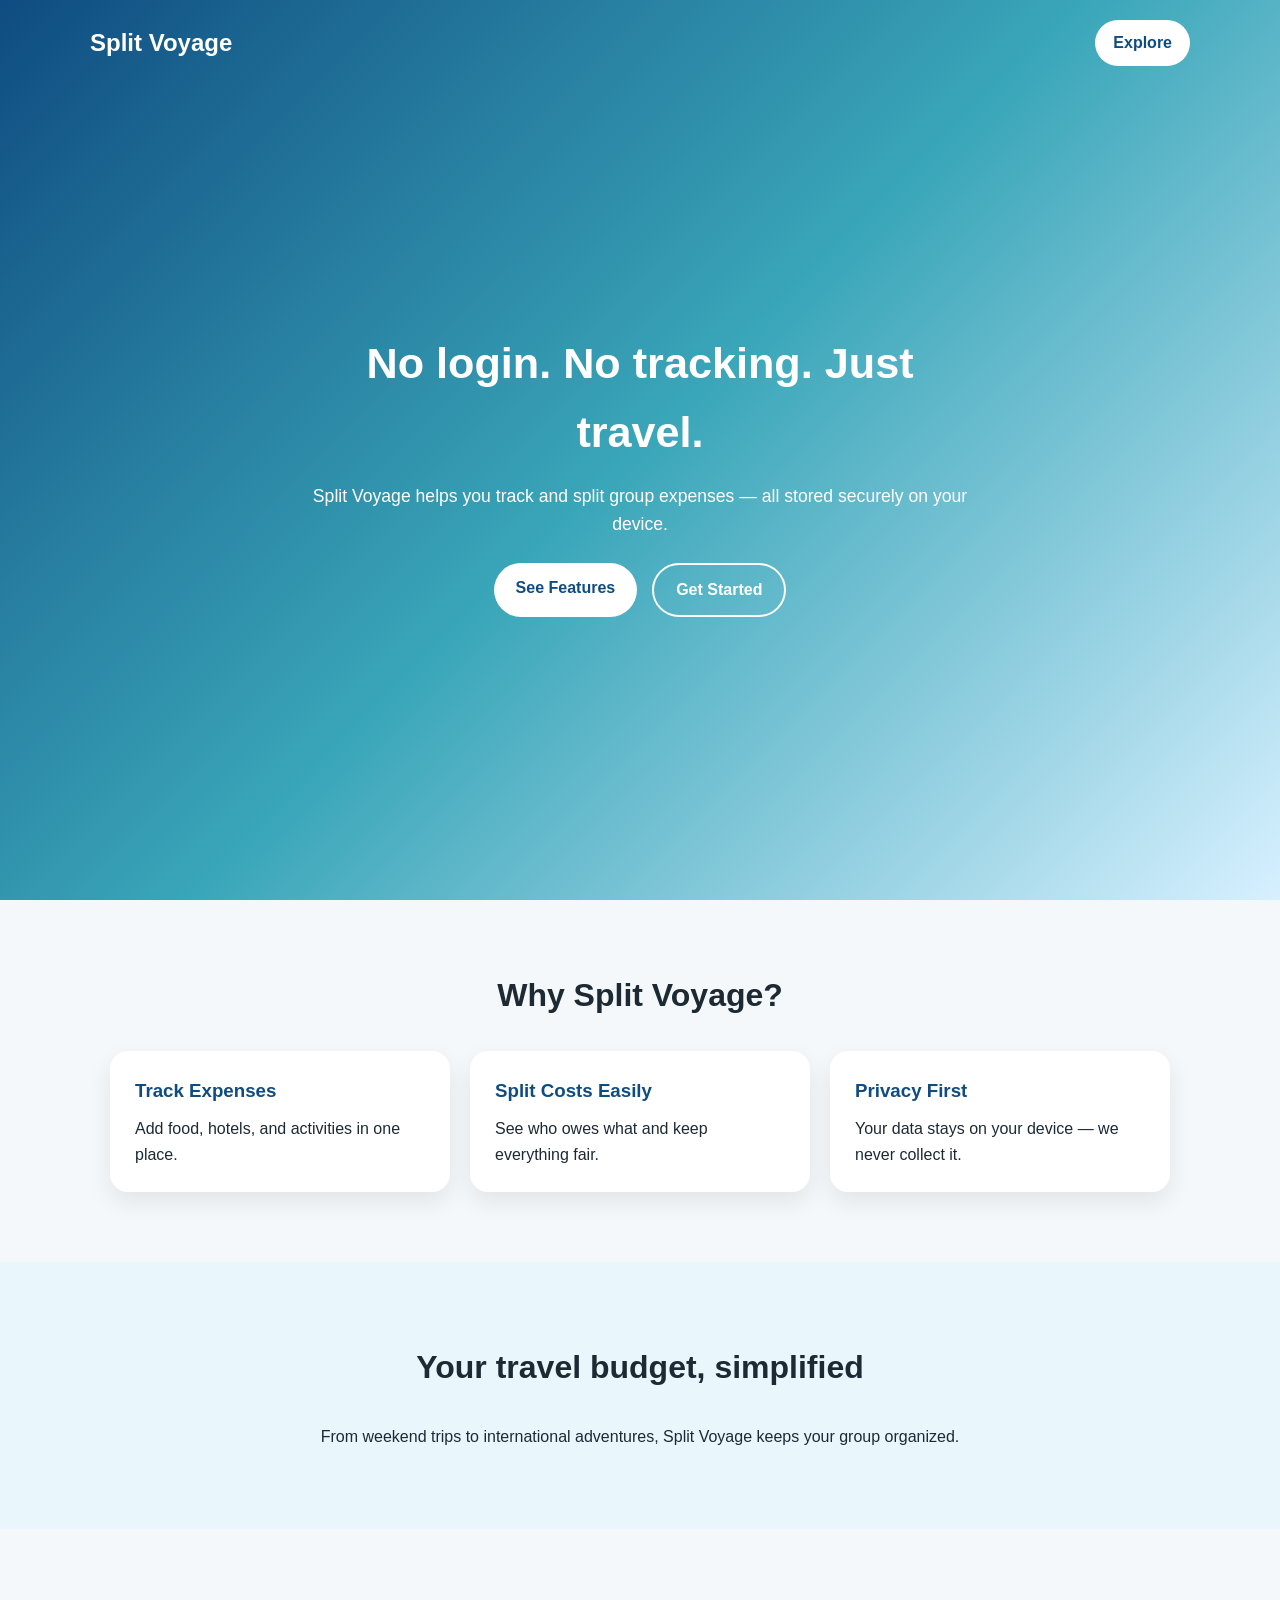
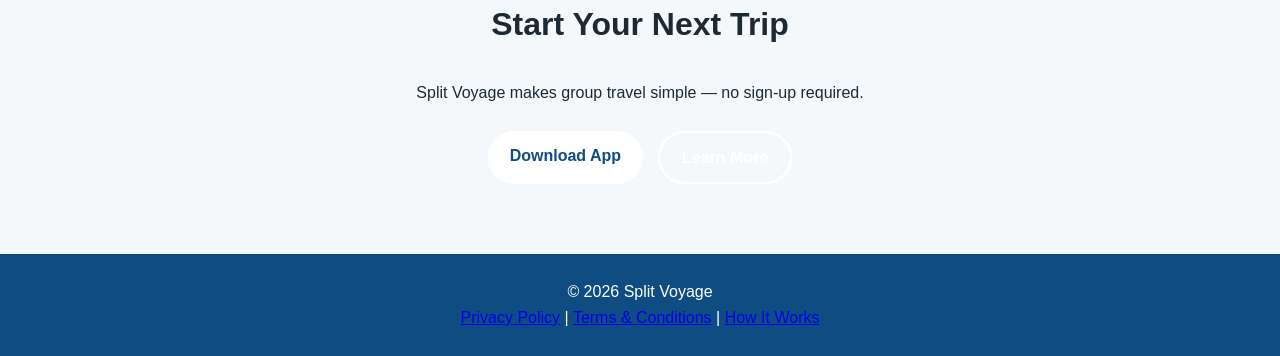
<file: index.html>
<!DOCTYPE html>
<html lang="en">
<head>
  <meta charset="UTF-8" />
  <meta name="viewport" content="width=device-width, initial-scale=1.0" />
  <title>Split Voyage</title>
  <link rel="stylesheet" href="style.css" />
</head>
<body>

  <header class="hero">
    <nav class="nav">
      <div class="logo">Split Voyage</div>
      <a href="#features" class="btn small">Explore</a>
    </nav>

    <div class="hero-content">
      <h1>No login. No tracking. Just travel.</h1>
      <p>
        Split Voyage helps you track and split group expenses — all stored securely on your device.
      </p>

      <div class="hero-buttons">
        <a href="#features" class="btn">See Features</a>
        <a href="#download" class="btn btn-outline">Get Started</a>
      </div>
    </div>
  </header>

  <section class="section" id="features">
    <h2>Why Split Voyage?</h2>

    <div class="cards">
      <div class="card">
        <h3>Track Expenses</h3>
        <p>Add food, hotels, and activities in one place.</p>
      </div>

      <div class="card">
        <h3>Split Costs Easily</h3>
        <p>See who owes what and keep everything fair.</p>
      </div>

      <div class="card">
        <h3>Privacy First</h3>
        <p>Your data stays on your device — we never collect it.</p>
      </div>
    </div>
  </section>

  <section class="section highlight">
    <div class="highlight-box">
      <h2>Your travel budget, simplified</h2>
      <p>
        From weekend trips to international adventures, Split Voyage keeps your group organized.
      </p>
    </div>
  </section>

  <section class="section" id="download">
    <h2>Start Your Next Trip</h2>
    <p class="center-text">
      Split Voyage makes group travel simple — no sign-up required.
    </p>

    <div class="hero-buttons">
      <a href="#" class="btn">Download App</a>
      <a href="usage.html" class="btn btn-outline">Learn More</a>
    </div>
  </section>

  <footer class="footer">
    <p>© 2026 Split Voyage</p>

    <div>
      <a href="privacy.html">Privacy Policy</a> |
      <a href="terms.html">Terms & Conditions</a> |
      <a href="usage.html">How It Works</a>
    </div>
  </footer>

</body>
</html>
</file>
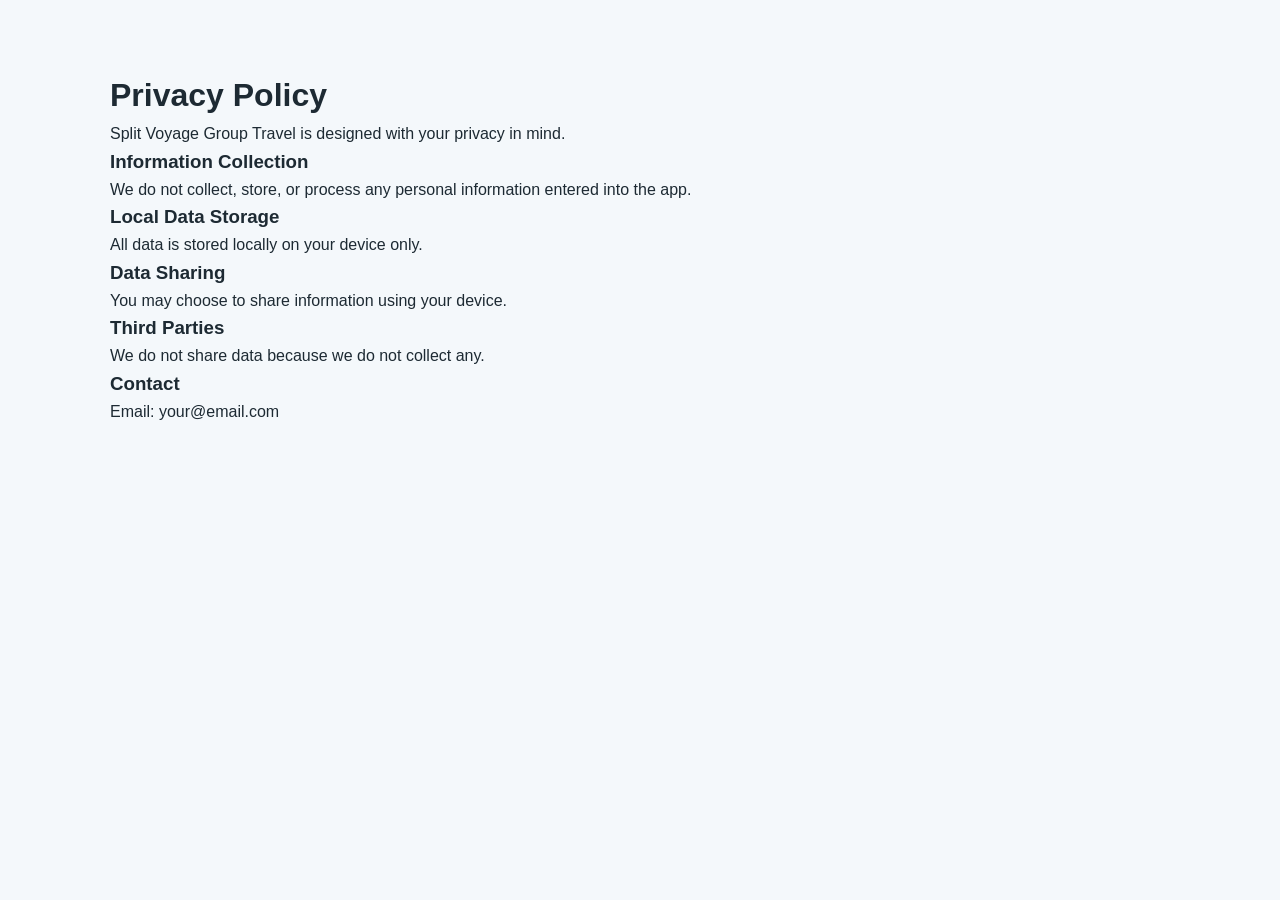
<file: privacy.html>
<!DOCTYPE html>
<html>
<head>
  <title>Privacy Policy - Split Voyage Group Travel</title>
  <link rel="stylesheet" href="style.css">
</head>
<body class="section">

  <h1>Privacy Policy</h1>

  <p>Split Voyage Group Travel is designed with your privacy in mind.</p>

  <h3>Information Collection</h3>
  <p>We do not collect, store, or process any personal information entered into the app.</p>

  <h3>Local Data Storage</h3>
  <p>All data is stored locally on your device only.</p>

  <h3>Data Sharing</h3>
  <p>You may choose to share information using your device.</p>

  <h3>Third Parties</h3>
  <p>We do not share data because we do not collect any.</p>

  <h3>Contact</h3>
  <p>Email: your@email.com</p>

</body>
</html>
</file>
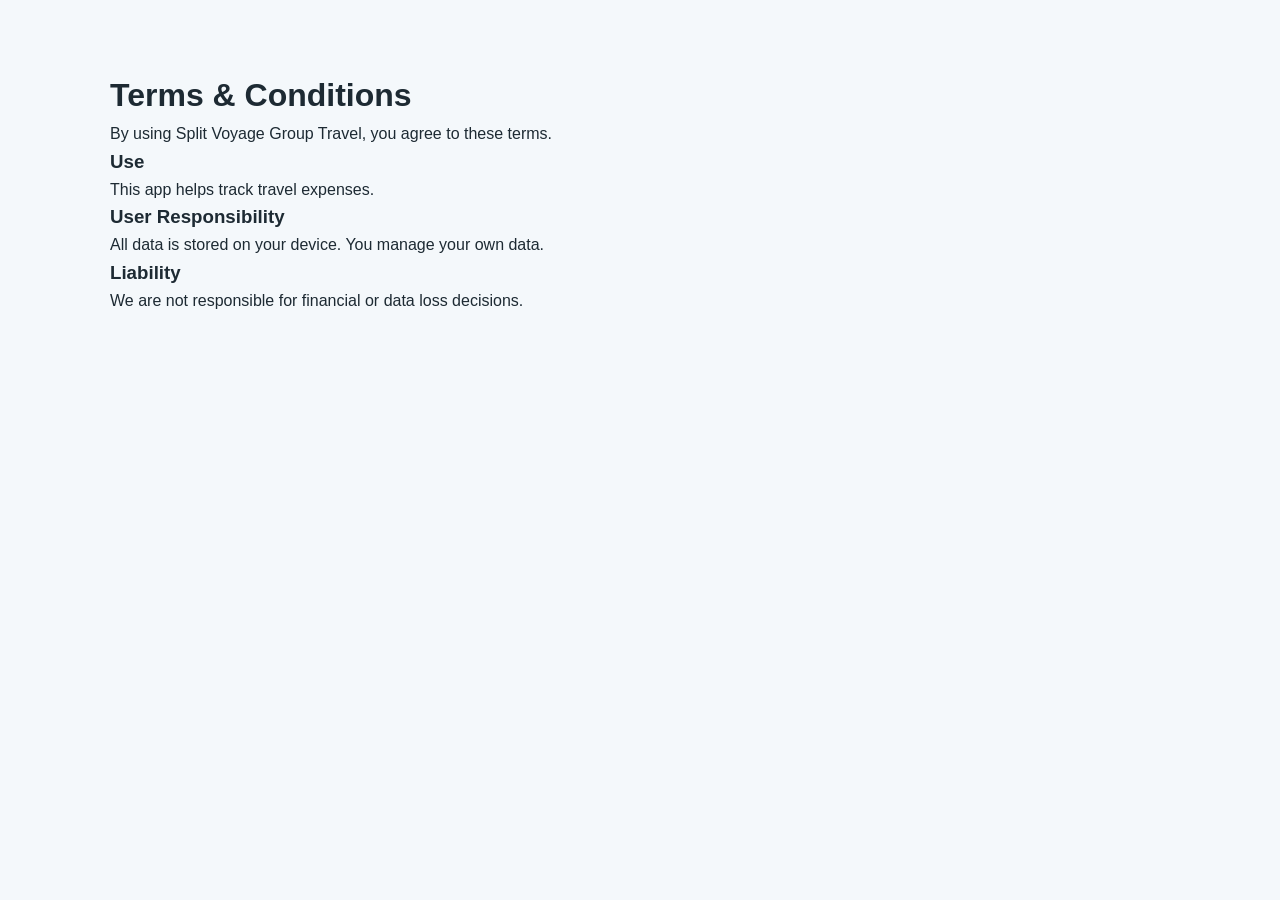
<file: terms.html>
<!DOCTYPE html>
<html>
<head>
  <title>Terms & Conditions - Split Voyage Group Travel</title>
  <link rel="stylesheet" href="style.css">
</head>
<body class="section">

  <h1>Terms & Conditions</h1>

  <p>By using Split Voyage Group Travel, you agree to these terms.</p>

  <h3>Use</h3>
  <p>This app helps track travel expenses.</p>

  <h3>User Responsibility</h3>
  <p>All data is stored on your device. You manage your own data.</p>

  <h3>Liability</h3>
  <p>We are not responsible for financial or data loss decisions.</p>

</body>
</html>
</file>
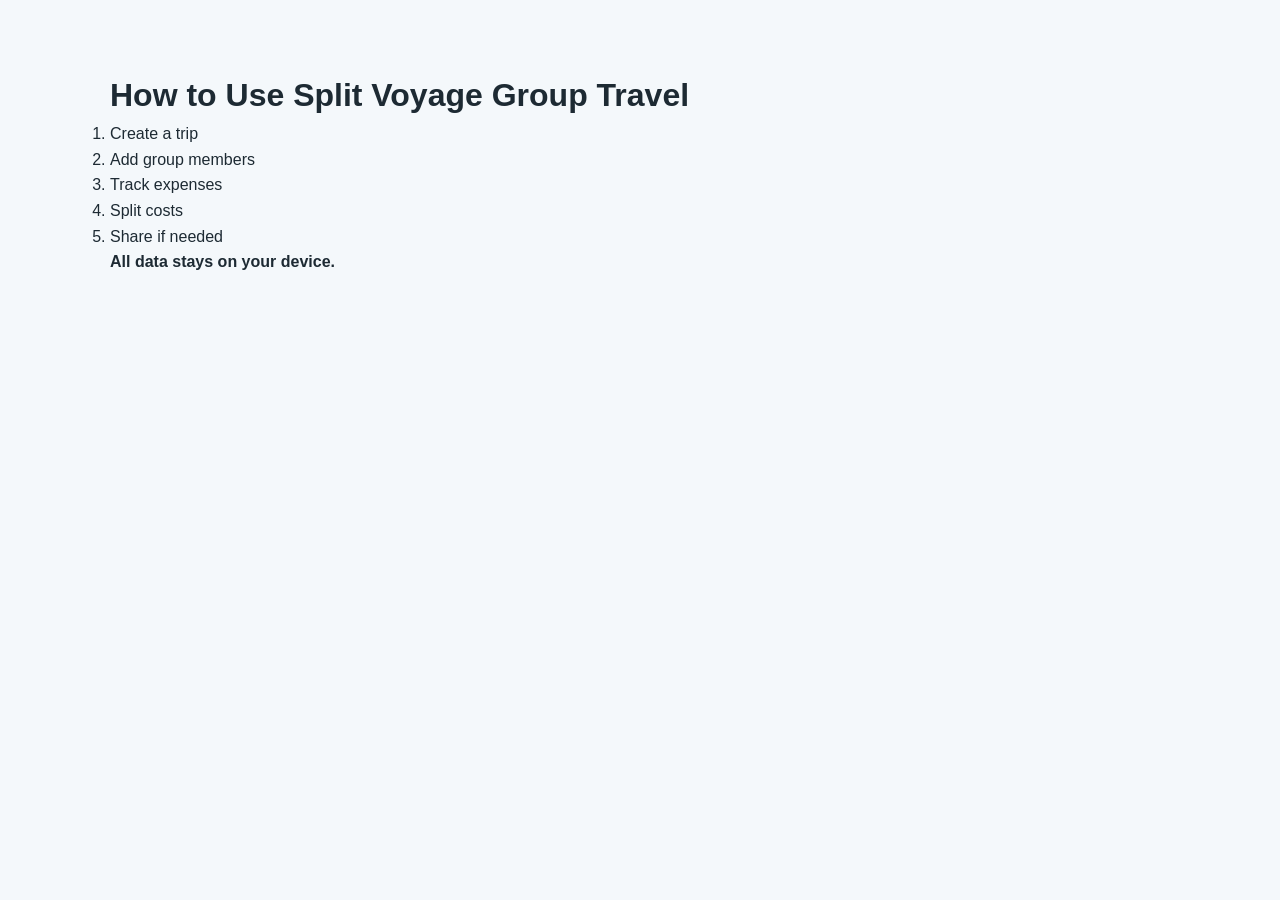
<file: usage.html>
<!DOCTYPE html>
<html>
<head>
  <title>How It Works - Split Voyage Group Travel</title>
  <link rel="stylesheet" href="style.css">
</head>
<body class="section">

  <h1>How to Use Split Voyage Group Travel</h1>

  <ol>
    <li>Create a trip</li>
    <li>Add group members</li>
    <li>Track expenses</li>
    <li>Split costs</li>
    <li>Share if needed</li>
  </ol>

  <p><strong>All data stays on your device.</strong></p>

</body>
</html>
</file>
<file: style.css>
* {
  box-sizing: border-box;
  margin: 0;
  padding: 0;
}

body {
  font-family: Arial, sans-serif;
  line-height: 1.6;
  background: #f4f8fb;
  color: #1d2a33;
}

.hero {
  min-height: 100vh;
  background: linear-gradient(135deg, #0f4c81, #3aa6b9, #d7f0ff);
  color: white;
  padding: 20px;
  display: flex;
  flex-direction: column;
}

.nav {
  display: flex;
  justify-content: space-between;
  align-items: center;
  max-width: 1100px;
  width: 100%;
  margin: 0 auto;
}

.logo {
  font-size: 1.5rem;
  font-weight: bold;
}

.hero-content {
  max-width: 700px;
  margin: auto;
  text-align: center;
  padding: 40px 20px;
}

.hero-content h1 {
  font-size: 2.7rem;
  margin-bottom: 15px;
}

.hero-content p {
  font-size: 1.1rem;
  margin-bottom: 25px;
}

.hero-buttons {
  display: flex;
  gap: 15px;
  justify-content: center;
  flex-wrap: wrap;
}

.btn {
  display: inline-block;
  background: white;
  color: #0f4c81;
  padding: 12px 22px;
  border-radius: 999px;
  text-decoration: none;
  font-weight: bold;
  border: none;
  cursor: pointer;
  transition: transform 0.2s ease, opacity 0.2s ease;
}

.btn:hover {
  transform: translateY(-2px);
  opacity: 0.95;
}

.btn-outline {
  background: transparent;
  border: 2px solid white;
  color: white;
}

.small {
  padding: 10px 18px;
}

.section {
  padding: 70px 20px;
  max-width: 1100px;
  margin: 0 auto;
}

.section h2 {
  text-align: center;
  margin-bottom: 30px;
  font-size: 2rem;
}

.cards {
  display: grid;
  grid-template-columns: repeat(auto-fit, minmax(220px, 1fr));
  gap: 20px;
}

.card {
  background: white;
  padding: 25px;
  border-radius: 18px;
  box-shadow: 0 10px 25px rgba(0, 0, 0, 0.08);
}

.card h3 {
  margin-bottom: 10px;
  color: #0f4c81;
}

.highlight {
  max-width: 100%;
  background: #e9f7fc;
}

.highlight-box {
  max-width: 850px;
  margin: 0 auto;
  text-align: center;
  padding: 10px 20px;
}

.center-text {
  text-align: center;
  margin-bottom: 25px;
}

.signup-form {
  display: flex;
  gap: 12px;
  justify-content: center;
  flex-wrap: wrap;
}

.signup-form input {
  padding: 12px 15px;
  border-radius: 999px;
  border: 1px solid #c9d7e1;
  min-width: 260px;
  font-size: 1rem;
}

.message {
  text-align: center;
  margin-top: 18px;
  font-weight: bold;
  color: #0f4c81;
}

.footer {
  text-align: center;
  padding: 25px 20px;
  background: #0f4c81;
  color: white;
}

@media (max-width: 768px) {
  .hero-content h1 {
    font-size: 2rem;
  }

  .hero-content p {
    font-size: 1rem;
  }
}
</file>
